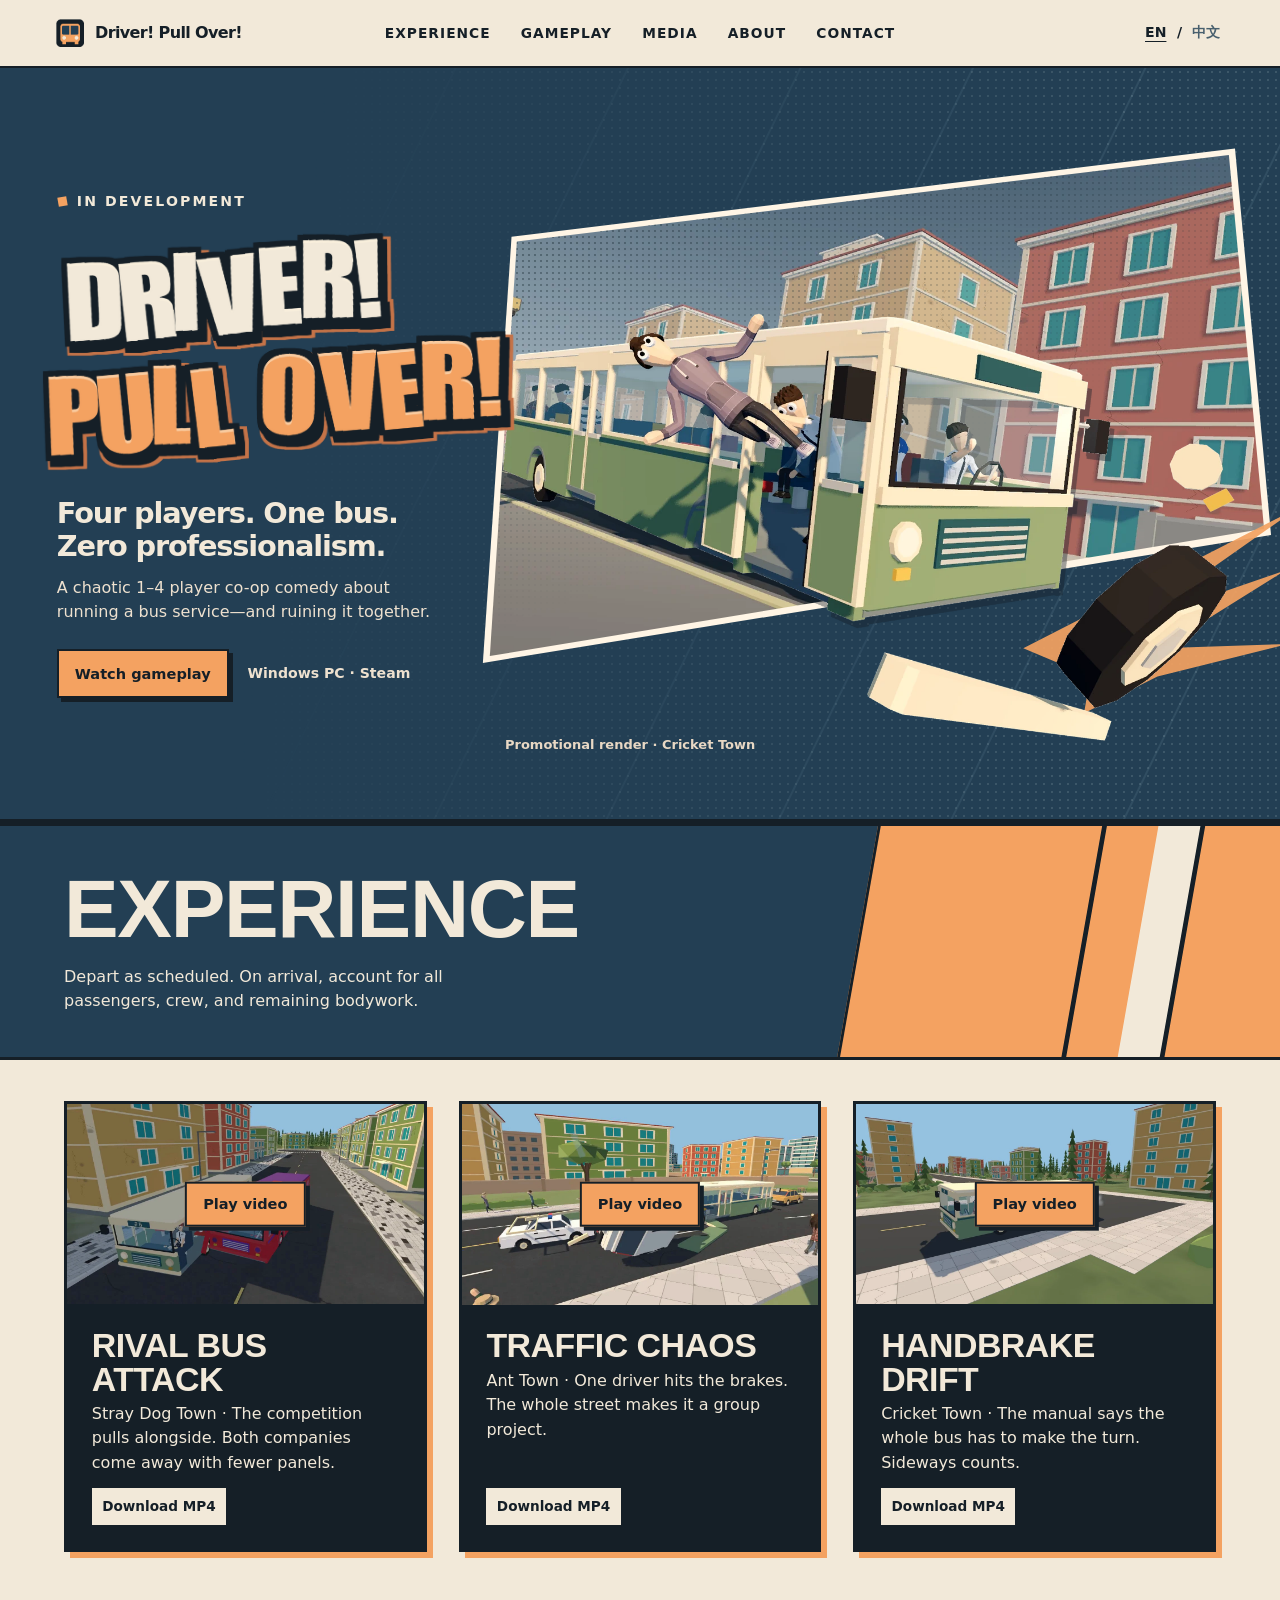
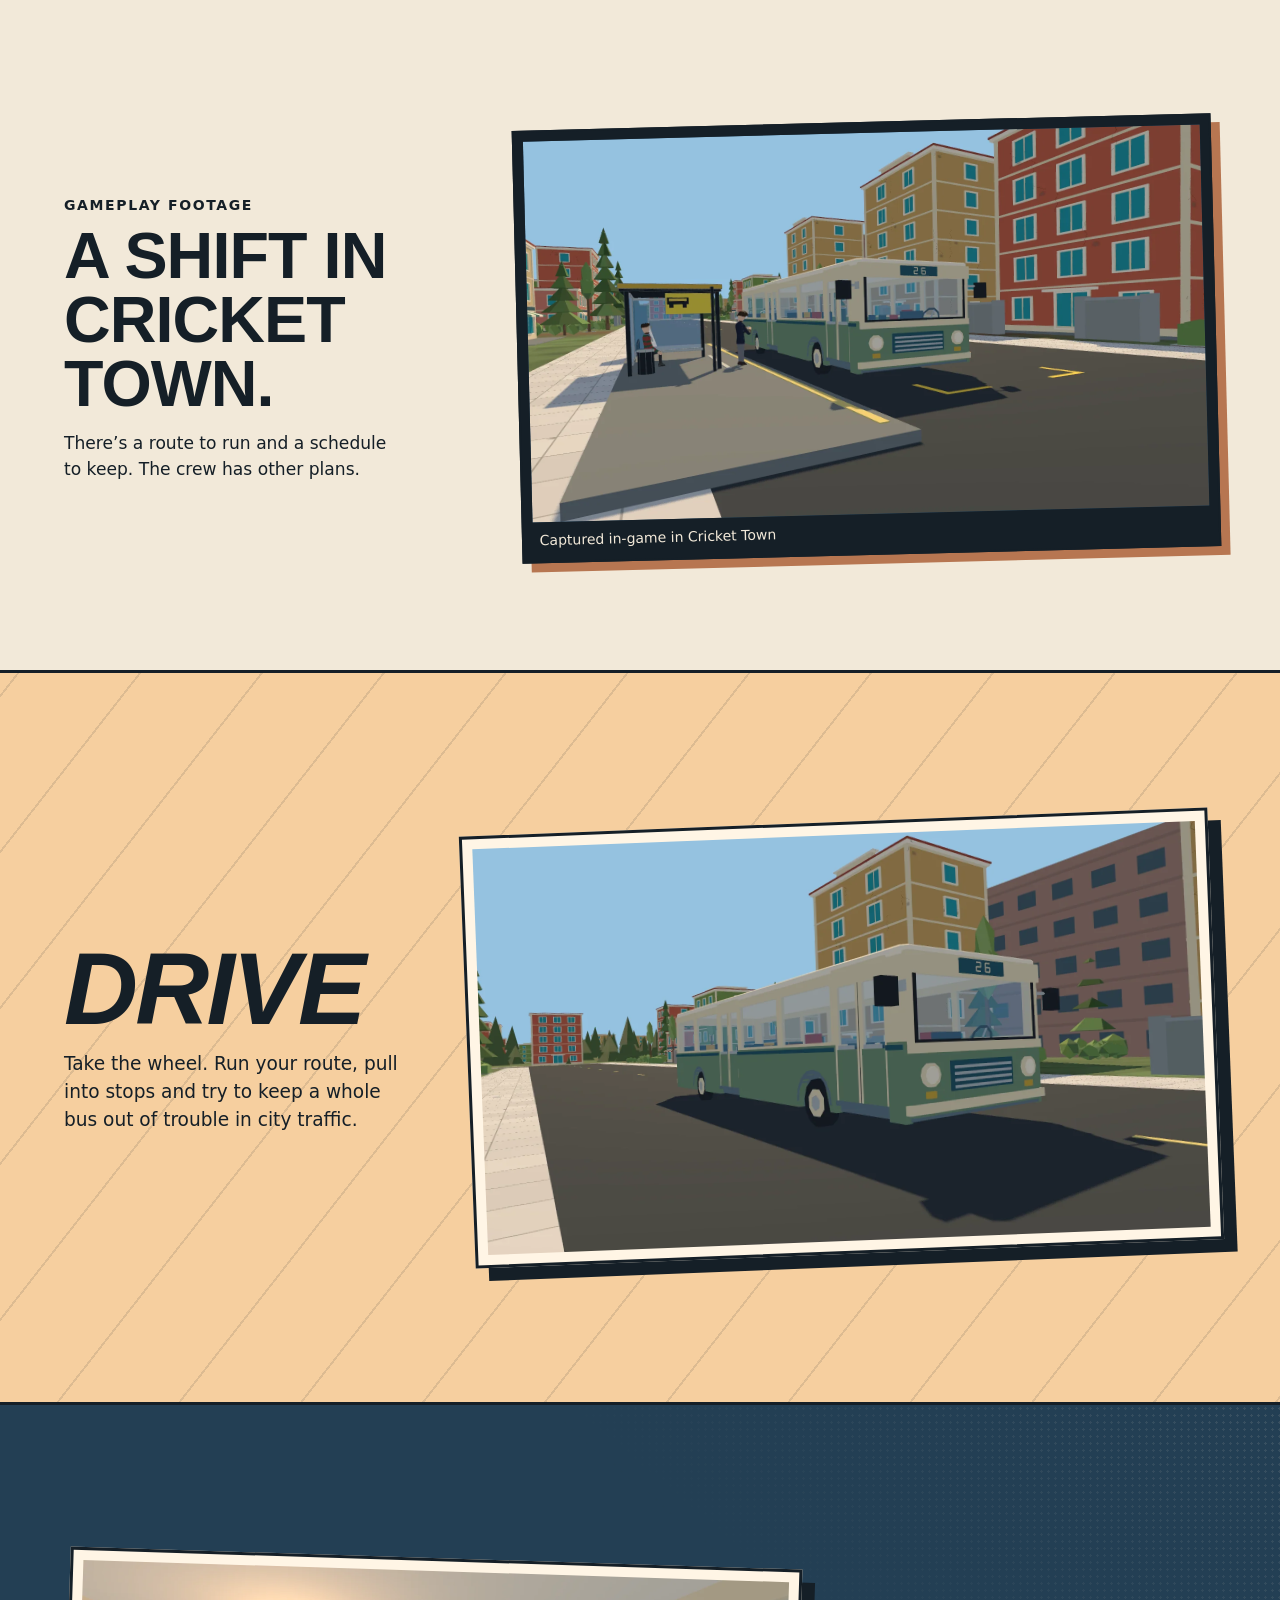
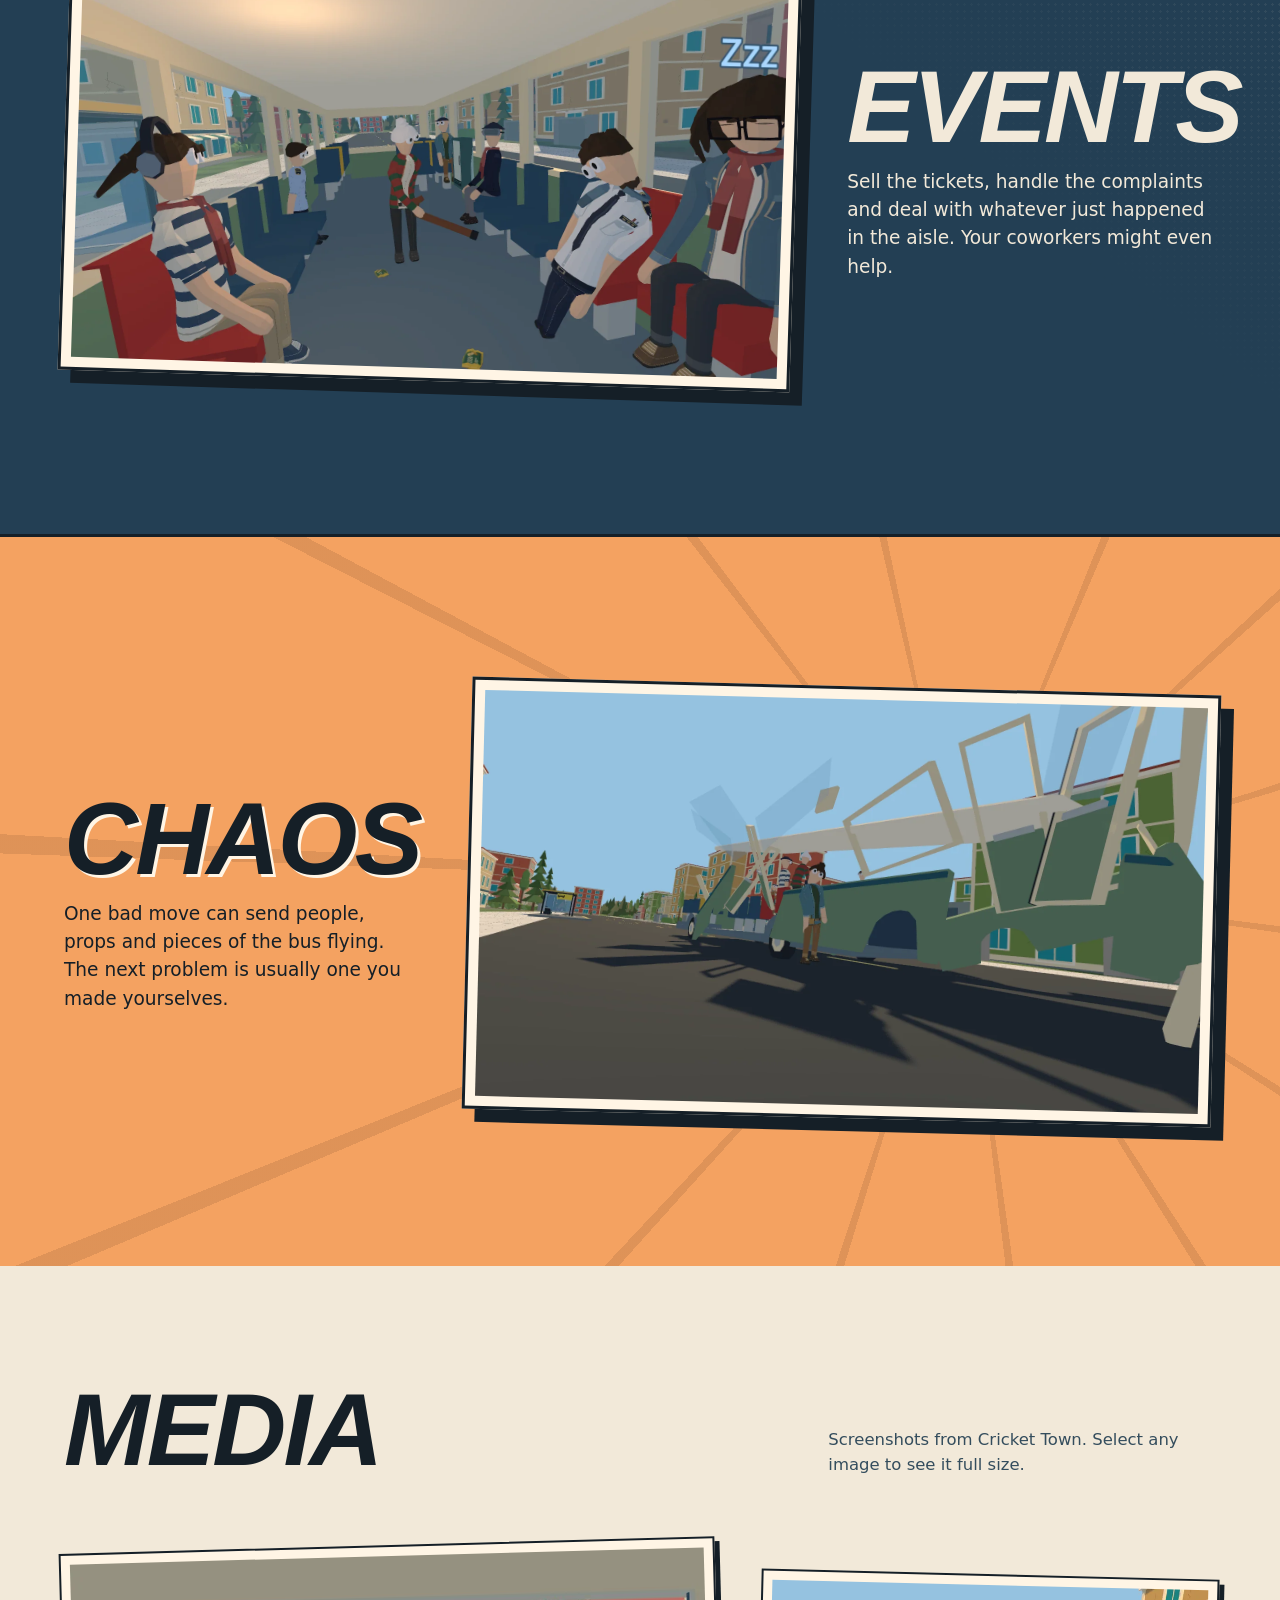
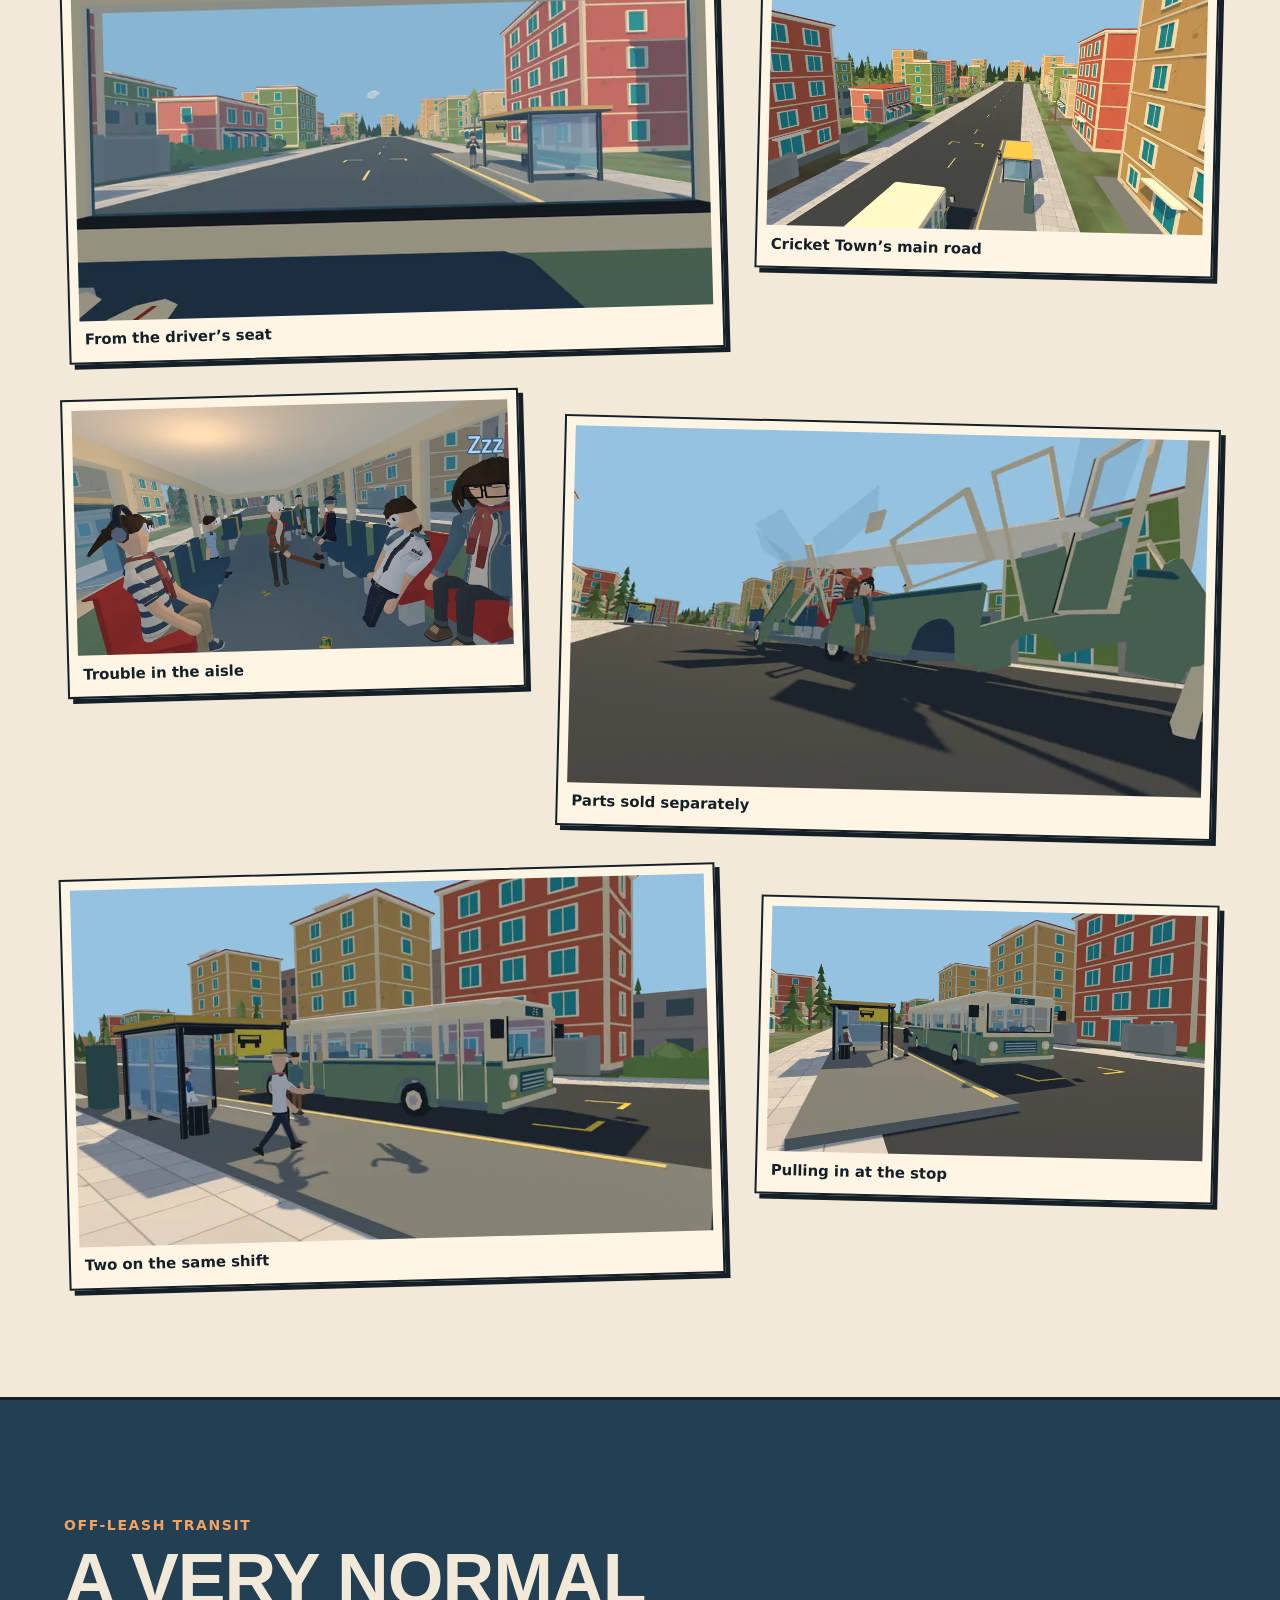
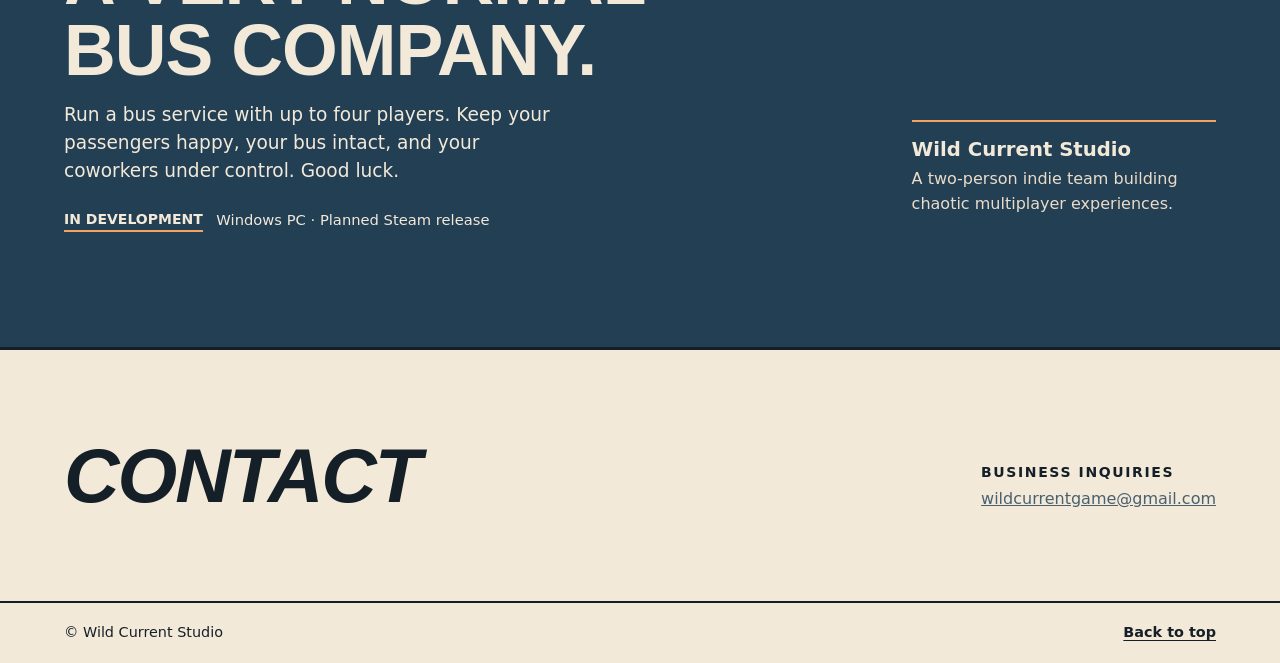
<file: index.html>
<!doctype html>
<html lang="en">
<head>
  <meta charset="utf-8">
  <meta name="viewport" content="width=device-width, initial-scale=1">
  <meta name="description" content="Four players. One bus. Zero professionalism. A chaotic 1–4 player co-op bus comedy from Wild Current Studio.">
  <meta name="theme-color" content="#233F54">
  <title>Driver! Pull Over! — Wild Current Studio</title>
  <link rel="icon" href="./assets/favicon.png" type="image/png">
  <link rel="stylesheet" href="./style.css">
  <script src="./site.js" defer></script>
  <script defer src="https://cloud.umami.is/script.js" data-website-id="82fc38ea-f7a7-45ea-a3b9-4d94c88698ea" data-domains="ennoya1.github.io" data-exclude-search="true" data-exclude-hash="true" data-do-not-track="true"></script>
</head>
<body>
  <a class="skip-link" href="#main" data-t="skip">Skip to content</a>
  <header class="site-header">
    <div class="header-inner">
      <a class="home-link" href="#main">
        <img src="./assets/favicon.png" width="32" height="32" alt="">
        <span data-t="title">Driver! Pull Over!</span>
      </a>
      <nav class="site-nav" id="site-nav" data-label="navigation" aria-label="Main navigation">
        <a href="#experience" data-t="experience">Experience</a>
        <a href="#gameplay" data-t="gameplay">Gameplay</a>
        <a href="#media" data-t="media">Media</a>
        <a href="#about" data-t="about">About</a>
        <a href="#contact" data-t="contact">Contact</a>
      </nav>
      <div class="header-actions">
        <div class="language" role="group" aria-label="Language" data-label="language">
          <button type="button" data-language="en" lang="en" aria-pressed="true">EN</button>
          <span aria-hidden="true">/</span>
          <button type="button" data-language="zh" lang="zh-CN" aria-pressed="false">中文</button>
        </div>
        <button class="menu-toggle" type="button" aria-controls="site-nav" aria-expanded="false" data-label="menu" aria-label="Menu">
          <span></span><span></span><span></span>
        </button>
      </div>
    </div>
  </header>

  <main id="main" tabindex="-1">
    <section class="hero" aria-labelledby="game-title">
      <div class="hero-inner">
        <div class="hero-copy">
          <p class="status"><span data-t="development">In development</span></p>
          <h1 id="game-title">
            <span class="visually-hidden" data-t="title">Driver! Pull Over!</span>
            <img class="wordmark" src="./assets/wordmark-en.webp" width="1035" height="521" alt="" fetchpriority="high">
          </h1>
          <div class="hero-description">
            <p class="tagline" data-t="tagline">Four players. One bus. Zero professionalism.</p>
            <p class="hero-summary" data-t="summary">A chaotic 1–4 player co-op comedy about running a bus service—and ruining it together.</p>
            <div class="hero-actions">
              <a class="button button-orange" href="#experience" data-t="watch">Watch gameplay</a>
              <span class="platform" data-t="platform">Windows PC · Steam</span>
            </div>
          </div>
        </div>

        <figure class="hero-figure">
          <div class="hero-art" aria-hidden="true">
            <div class="comic-back">
              <div class="street-mask"><div class="art-layer art-street"></div></div>
            </div>
            <div class="graphic-burst"></div>
            <div class="art-layer art-bus"></div>
            <div class="art-layer art-debris"></div>
            <div class="hero-compact"></div>
          </div>
          <figcaption data-t="artCredit">Promotional render · Cricket Town</figcaption>
        </figure>
      </div>
    </section>

    <section class="experience" id="experience" aria-labelledby="experience-title">
      <div class="reel-masthead">
        <div class="content-width">
          <h2 id="experience-title" data-t="experience">Experience</h2>
          <p data-t="experienceIntro">Depart as scheduled. On arrival, account for all passengers, crew, and remaining bodywork.</p>
        </div>
      </div>

      <div class="reel-grid content-width">
        <article class="reel-panel reel-lead" id="rival-bus" aria-labelledby="rival-title">
          <figure>
            <div class="reel-player">
              <video controls playsinline preload="none" width="1280" height="720"
                aria-labelledby="rival-title" poster="./assets/rival-bus-poster.webp?v=2" src="./assets/rival-bus.mp4?v=2"></video>
              <button class="button button-orange reel-play" type="button" data-t="playVideo" aria-describedby="rival-title" hidden>Play video</button>
            </div>
            <figcaption>
              <div>
                <h3 id="rival-title" data-t="rivalVideo">Rival Bus Attack</h3>
                <p data-t="rivalVideoText">Stray Dog Town · The competition pulls alongside. Both companies come away with fewer panels.</p>
              </div>
              <a class="reel-download" href="./assets/rival-bus.mp4?v=2" download data-t="downloadVideo" aria-describedby="rival-title">Download MP4</a>
            </figcaption>
          </figure>
        </article>
        <article class="reel-panel" id="traffic" aria-labelledby="traffic-title">
          <figure>
            <div class="reel-player">
              <video controls playsinline preload="none" width="1280" height="720"
                aria-labelledby="traffic-title" poster="./assets/traffic-chaos-poster.webp?v=2" src="./assets/traffic-chaos.mp4?v=2"></video>
              <button class="button button-orange reel-play" type="button" data-t="playVideo" aria-describedby="traffic-title" hidden>Play video</button>
            </div>
            <figcaption>
              <div>
                <h3 id="traffic-title" data-t="trafficVideo">Traffic Chaos</h3>
                <p data-t="trafficVideoText">Ant Town · One driver hits the brakes. The whole street makes it a group project.</p>
              </div>
              <a class="reel-download" href="./assets/traffic-chaos.mp4?v=2" download data-t="downloadVideo" aria-describedby="traffic-title">Download MP4</a>
            </figcaption>
          </figure>
        </article>
        <article class="reel-panel" id="bus-drift" aria-labelledby="drift-title">
          <figure>
            <div class="reel-player">
              <video controls playsinline preload="none" width="1280" height="720"
                aria-labelledby="drift-title" poster="./assets/bus-drift-poster.webp" src="./assets/bus-drift.mp4"></video>
              <button class="button button-orange reel-play" type="button" data-t="playVideo" aria-describedby="drift-title" hidden>Play video</button>
            </div>
            <figcaption>
              <div>
                <h3 id="drift-title" data-t="driftVideo">Handbrake Drift</h3>
                <p data-t="driftVideoText">Cricket Town · The manual says the whole bus has to make the turn. Sideways counts.</p>
              </div>
              <a class="reel-download" href="./assets/bus-drift.mp4" download data-t="downloadVideo" aria-describedby="drift-title">Download MP4</a>
            </figcaption>
          </figure>
        </article>
      </div>
    </section>

    <section class="gameplay" id="gameplay" aria-labelledby="footage-title">
      <div class="spotlight content-width">
        <div class="spotlight-heading reveal">
          <p class="context-label" data-t="gameplayClip">Gameplay footage</p>
          <h2 id="footage-title" data-t="footageTitle">A shift in<br>Cricket Town.</h2>
          <p data-t="footageText">There’s a route to run and a schedule to keep. The crew has other plans.</p>
        </div>
        <figure class="spotlight-frame reveal">
          <div class="footage" data-clip="./assets/cricket-preview.mp4">
            <img src="./assets/stop.webp" width="1600" height="900" loading="lazy" decoding="async"
              alt="A green and cream bus pulled up at a stop on Cricket Town’s main road." data-alt="stopAlt">
            <video muted playsinline loop preload="none" aria-label="A short in-game clip from Cricket Town" data-label="clipLabel"></video>
            <button class="clip-toggle" type="button" data-t="playClip" hidden>Play clip</button>
          </div>
          <figcaption data-t="footageCaption">Captured in-game in Cricket Town</figcaption>
        </figure>
      </div>

      <article class="feature feature-drive" aria-labelledby="drive-title">
        <div class="feature-inner content-width">
          <div class="feature-copy reveal">
            <h2 id="drive-title" data-t="drive">Drive</h2>
            <p data-t="driveText">Take the wheel. Run your route, pull into stops and try to keep a whole bus out of trouble in city traffic.</p>
          </div>
          <figure class="feature-image reveal">
            <img src="./assets/drive.webp" width="1600" height="900" loading="lazy" decoding="async"
              data-alt="driveAlt" alt="The old city bus drives down a street past the buildings in Cricket Town.">
          </figure>
        </div>
      </article>

      <article class="feature feature-survive" aria-labelledby="survive-title">
        <div class="feature-inner content-width">
          <div class="feature-copy reveal">
            <h2 id="survive-title" data-t="survive">Events</h2>
            <p data-t="surviveText">Sell the tickets, handle the complaints and deal with whatever just happened in the aisle. Your coworkers might even help.</p>
          </div>
          <figure class="feature-image reveal">
            <img src="./assets/survive.webp" width="1600" height="900" loading="lazy" decoding="async"
              data-alt="surviveAlt" alt="Grandma swings her cane in the aisle as two crew members reel.">
          </figure>
        </div>
      </article>

      <article class="feature feature-chaos" aria-labelledby="chaos-title">
        <div class="feature-inner content-width">
          <div class="feature-copy reveal">
            <h2 id="chaos-title" data-t="chaos">Chaos</h2>
            <p data-t="chaosText">One bad move can send people, props and pieces of the bus flying. The next problem is usually one you made yourselves.</p>
          </div>
          <figure class="feature-image reveal">
            <img src="./assets/chaos.webp" width="1600" height="900" loading="lazy" decoding="async"
              data-alt="chaosAlt" alt="Window frames and body panels fly across Cricket Town’s main road as the bus breaks apart.">
          </figure>
        </div>
      </article>
    </section>

    <section class="media content-width" id="media" aria-labelledby="media-title">
      <div class="section-heading reveal">
        <h2 id="media-title" data-t="media">Media</h2>
        <p data-t="galleryIntro">Screenshots from Cricket Town. Select any image to see it full size.</p>
      </div>
      <div class="gallery">
        <a class="gallery-photo reveal" href="./assets/dashboard.webp" data-gallery="photoDashboard">
          <img src="./assets/dashboard-small.webp" width="800" height="450" loading="lazy" decoding="async" alt="">
          <span data-t="photoDashboard">From the driver’s seat</span>
        </a>
        <a class="gallery-photo reveal" href="./assets/cricket-town.webp" data-gallery="photoTown">
          <img src="./assets/cricket-town-small.webp" width="800" height="450" loading="lazy" decoding="async" alt="">
          <span data-t="photoTown">Cricket Town’s main road</span>
        </a>
        <a class="gallery-photo reveal" href="./assets/survive.webp" data-gallery="photoSurvive">
          <img src="./assets/survive-small.webp" width="800" height="450" loading="lazy" decoding="async" alt="">
          <span data-t="photoSurvive">Trouble in the aisle</span>
        </a>
        <a class="gallery-photo reveal" href="./assets/chaos.webp" data-gallery="photoChaos">
          <img src="./assets/chaos-small.webp" width="800" height="450" loading="lazy" decoding="async" alt="">
          <span data-t="photoChaos">Parts sold separately</span>
        </a>
        <a class="gallery-photo reveal" href="./assets/coop.webp" data-gallery="photoCoop">
          <img src="./assets/coop-small.webp" width="800" height="450" loading="lazy" decoding="async" alt="">
          <span data-t="photoCoop">Two on the same shift</span>
        </a>
        <a class="gallery-photo reveal" href="./assets/stop.webp" data-gallery="photoStop">
          <img src="./assets/stop-small.webp" width="800" height="450" loading="lazy" decoding="async" alt="">
          <span data-t="photoStop">Pulling in at the stop</span>
        </a>
      </div>
    </section>

    <section class="about" id="about" aria-labelledby="about-title">
      <div class="about-inner content-width">
        <div class="about-game reveal">
          <p class="context-label">Off-Leash Transit</p>
          <h2 id="about-title" data-t="aboutTitle">A very normal<br>bus company.</h2>
          <p data-t="aboutGame">Run a bus service with up to four players. Keep your passengers happy, your bus intact, and your coworkers under control. Good luck.</p>
          <p class="release-note"><strong data-t="development">In development</strong><span data-t="planned">Windows PC · Planned Steam release</span></p>
        </div>
        <div class="about-studio reveal">
          <h3>Wild Current Studio</h3>
          <p data-t="studio">A two-person indie team building chaotic multiplayer experiences.</p>
        </div>
      </div>
    </section>

    <section class="contact content-width" id="contact" aria-labelledby="contact-title">
      <h2 id="contact-title" data-t="contact">Contact</h2>
      <div>
        <p class="context-label" data-t="business">Business inquiries</p>
        <a class="contact-placeholder" href="mailto:wildcurrentgame@gmail.com">wildcurrentgame@gmail.com</a>
      </div>
    </section>
  </main>

  <footer class="site-footer">
    <div class="content-width">
      <span>© Wild Current Studio</span>
      <a href="#main" data-t="backTop">Back to top</a>
    </div>
  </footer>

  <dialog class="lightbox" aria-labelledby="lightbox-caption">
    <button class="lightbox-close" type="button" data-label="closeImage" aria-label="Close image"><span aria-hidden="true">×</span></button>
    <figure>
      <img alt="">
      <figcaption id="lightbox-caption"></figcaption>
    </figure>
  </dialog>
</body>
</html>
</file>
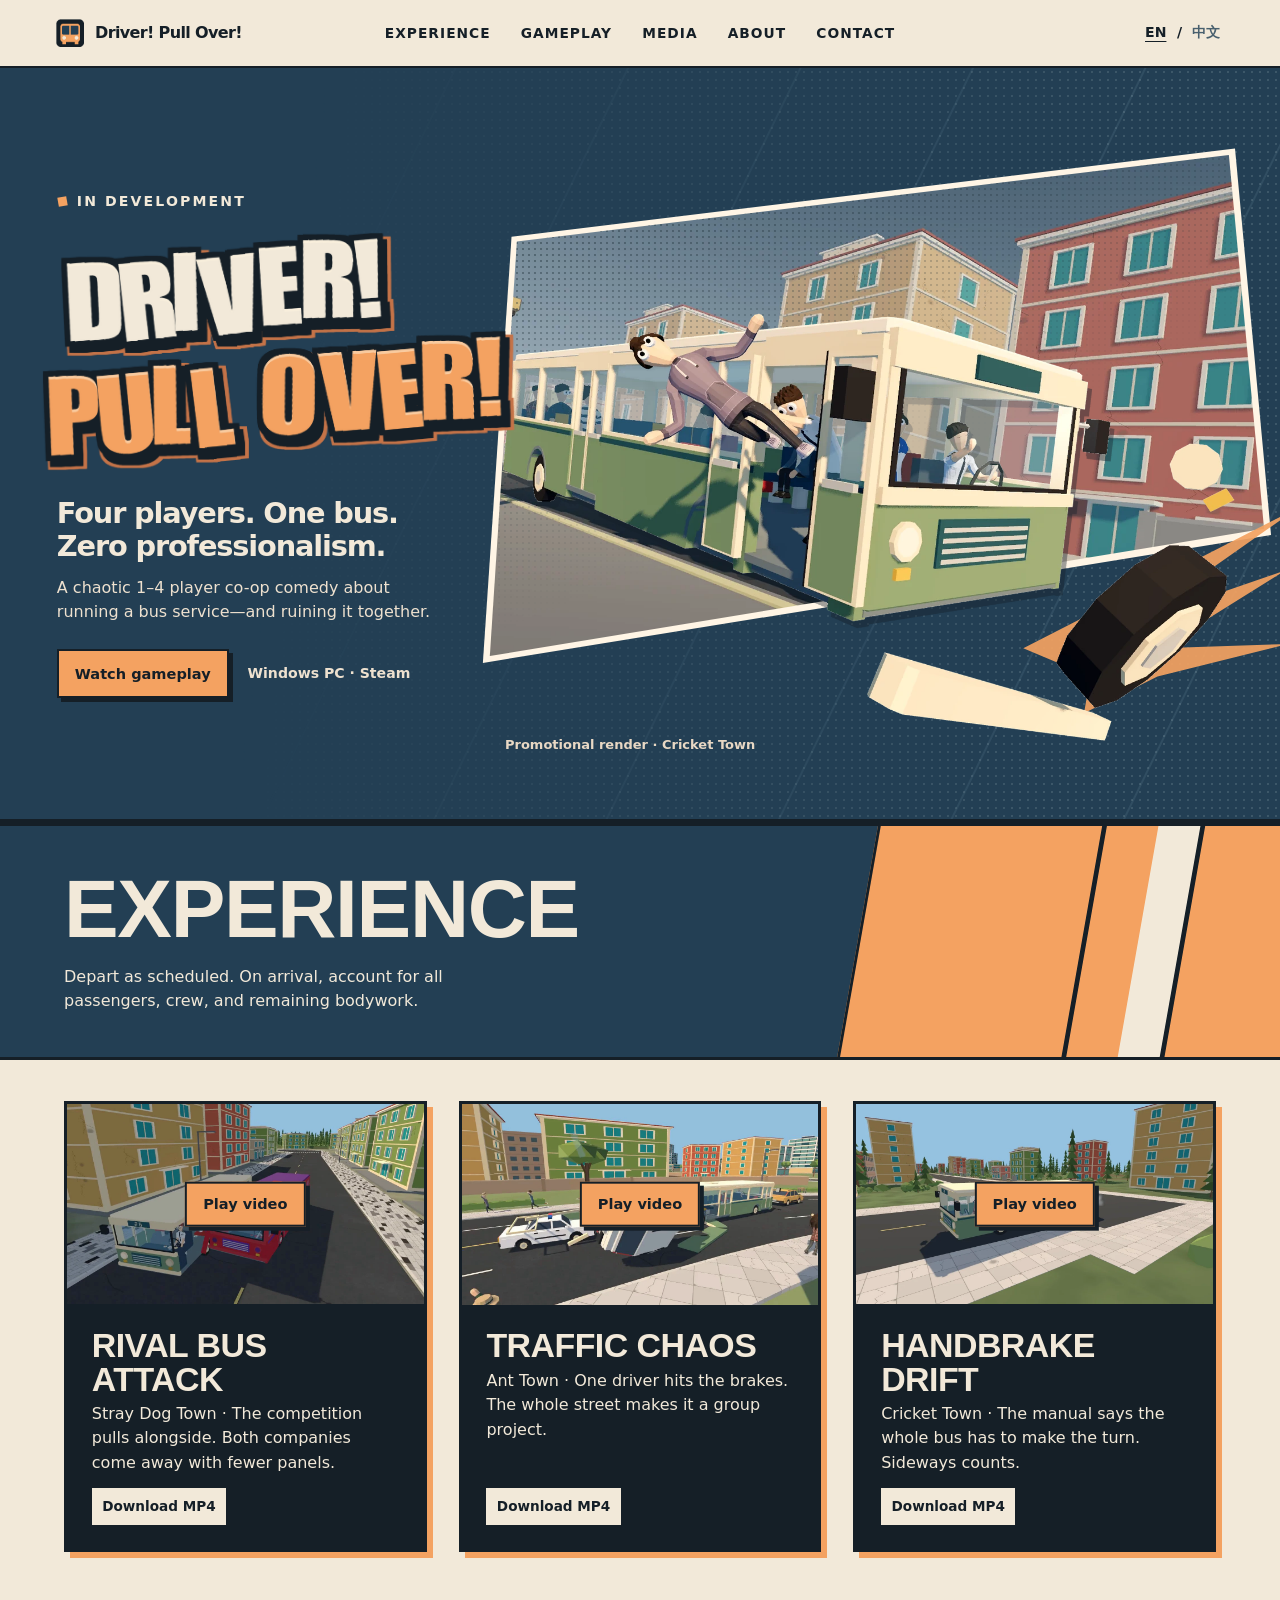
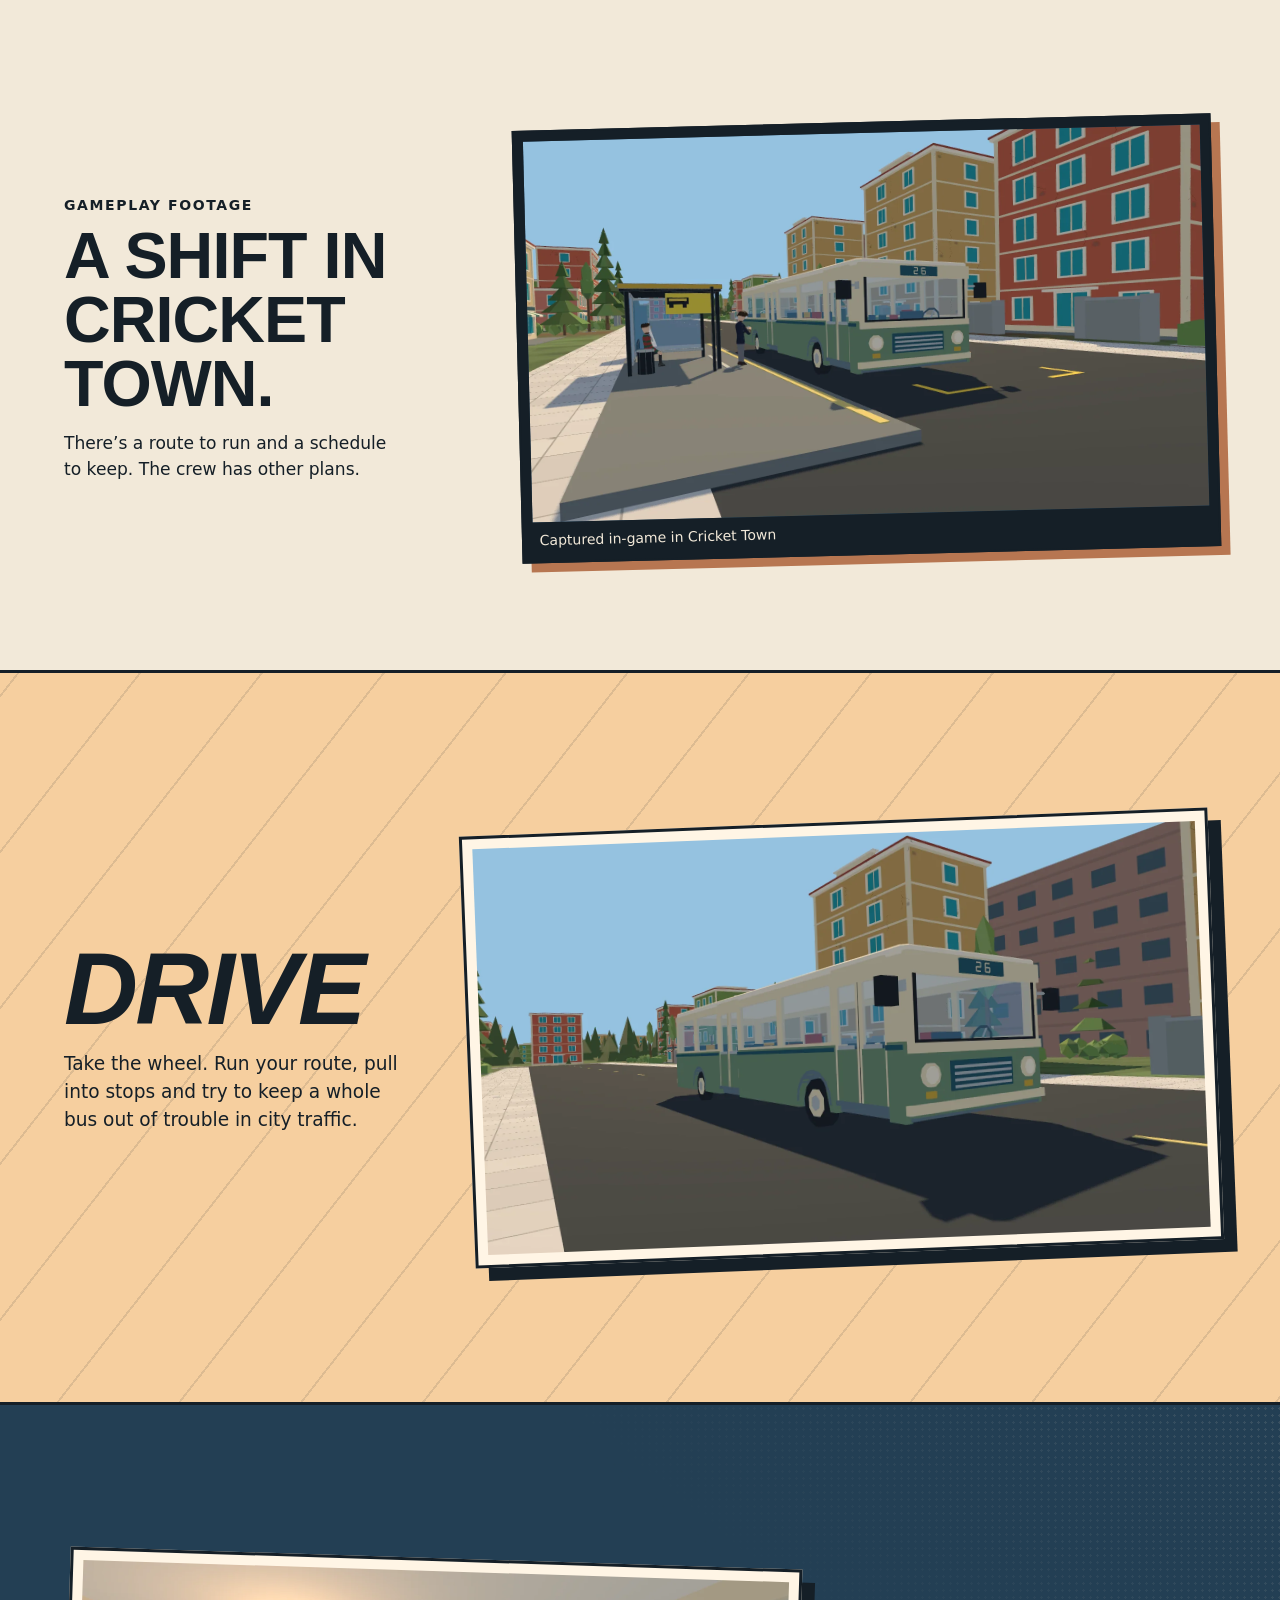
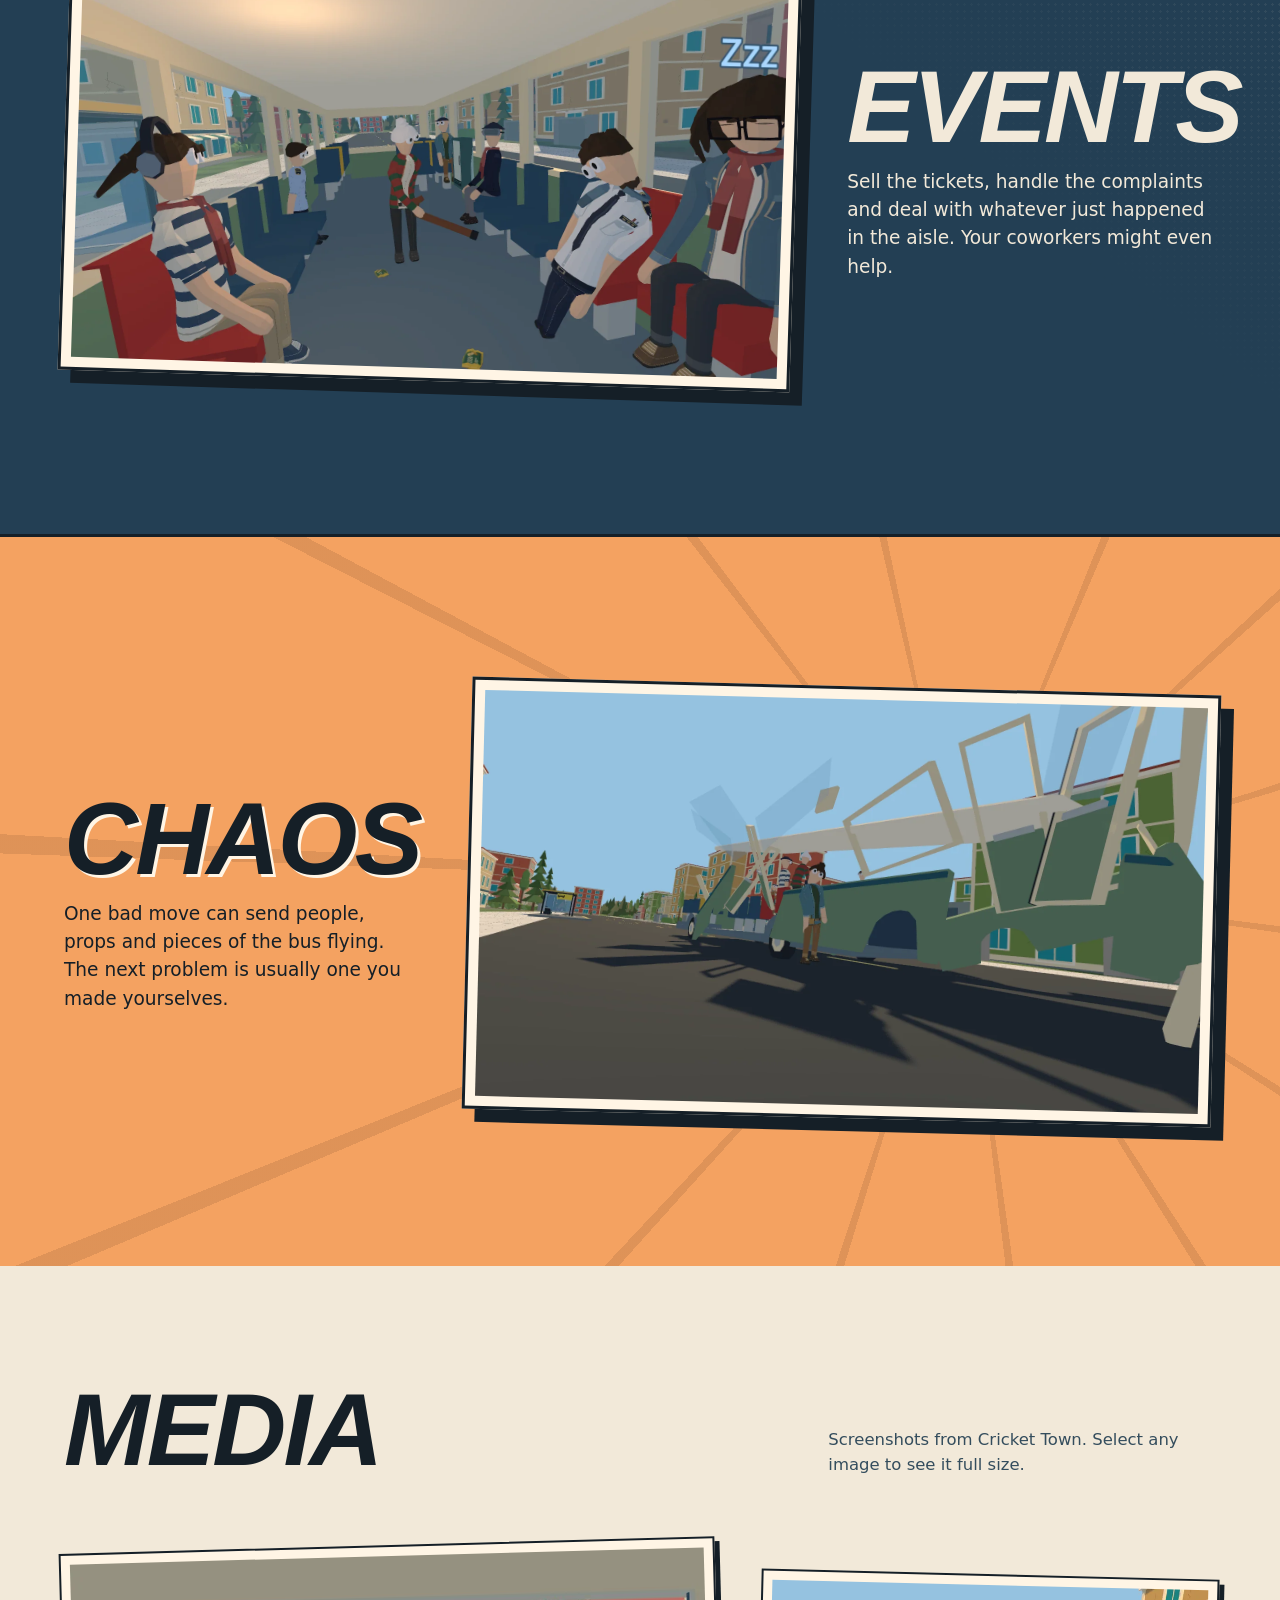
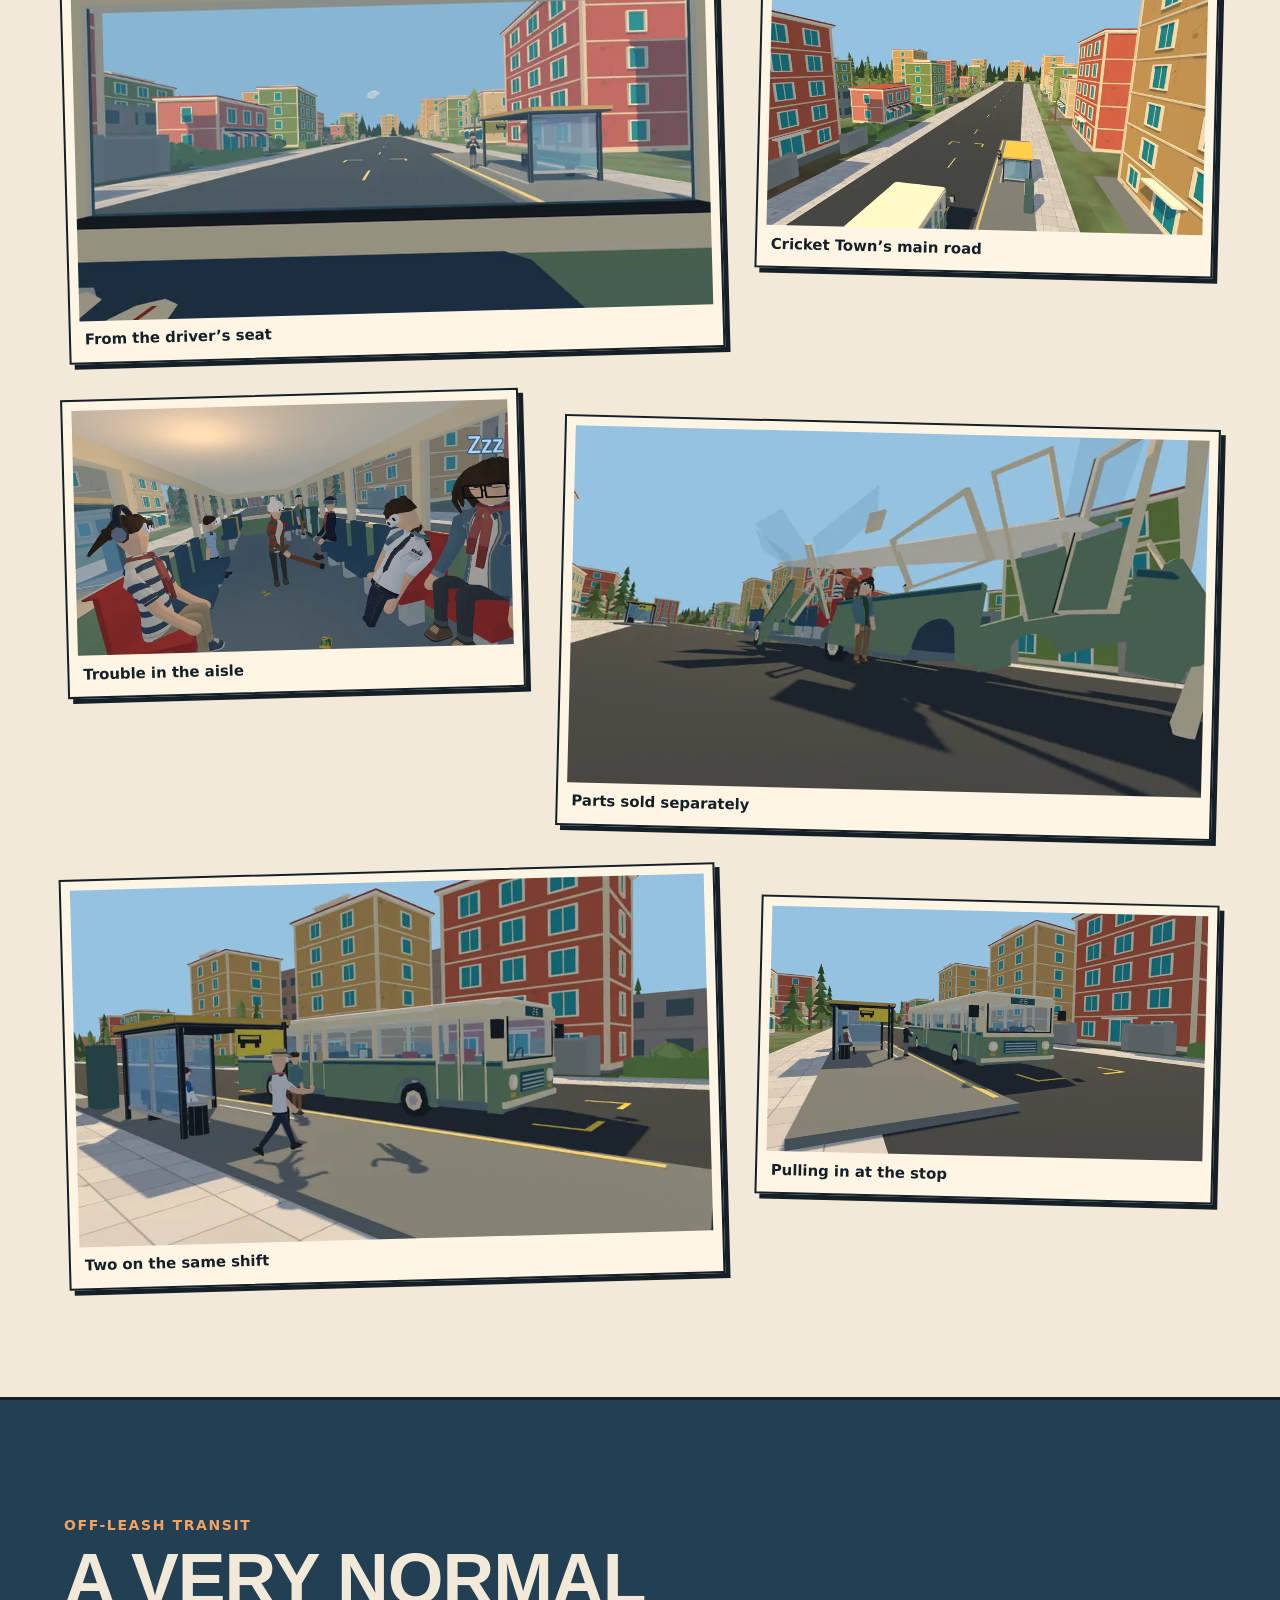
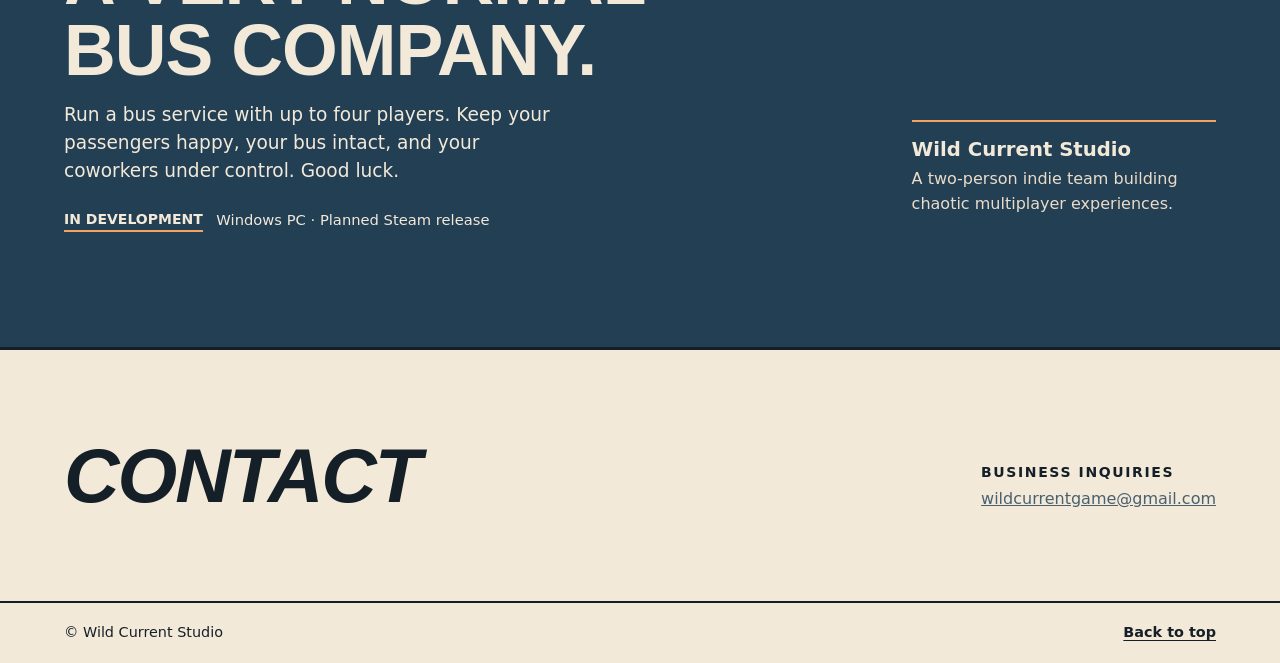
<file: videos.html>
<!doctype html>
<html lang="en">
<head>
  <meta charset="utf-8">
  <meta name="viewport" content="width=device-width, initial-scale=1">
  <title>Experience · Driver! Pull Over!</title>
  <link rel="stylesheet" href="./style.css">
  <script>
    const clipLinks = ["#rival-bus", "#traffic", "#bus-drift"];
    location.replace("./index.html" + (clipLinks.includes(location.hash) ? location.hash : "#experience"));
  </script>
</head>
<body>
  <main class="content-width">
    <a class="button button-orange" href="./index.html#experience"><span lang="zh-CN">体验</span> / Experience</a>
  </main>
</body>
</html>
</file>
<file: style.css>
:root {
  color-scheme: light;
  --navy: #233f54;
  --orange: #f4a261;
  --paper: #f2e9d9;
  --ink: #151f27;
  --paper-lite: #fff5e5;
  --muted: #49606e;
  --head: 4.25rem;
  --copy: ui-sans-serif, system-ui, "Segoe UI", "Microsoft YaHei UI", sans-serif;
  --display: Impact, "Arial Narrow", "Arial Black", "Microsoft YaHei UI", sans-serif;
}

*, *::before, *::after { box-sizing: border-box; }
html { scroll-behavior: smooth; scroll-padding-top: calc(var(--head) + 1rem); }
body {
  margin: 0;
  padding-top: var(--head);
  color: var(--ink);
  background: var(--paper);
  font: 1rem/1.52 var(--copy);
}
body:has(.lightbox[open]) { overflow: hidden; }
img, video { display: block; max-width: 100%; }
figure, h1, h2, h3, p { margin: 0; }
a { color: inherit; }
button { font: inherit; cursor: pointer; }
[hidden] { display: none !important; }
:focus-visible { outline: 3px solid currentColor; outline-offset: 5px; }
#main:focus { outline: none; }

.visually-hidden, .skip-link:not(:focus) {
  position: absolute;
  width: 1px;
  height: 1px;
  overflow: hidden;
  clip-path: inset(50%);
  white-space: nowrap;
}
.skip-link:focus {
  position: fixed;
  inset: .5rem auto auto .5rem;
  z-index: 30;
  padding: .65rem 1rem;
  background: var(--paper-lite);
}
.content-width { width: min(86rem, calc(100% - 2 * clamp(1.25rem, 5vw, 5rem))); margin-inline: auto; }

.site-header {
  position: fixed;
  z-index: 9;
  inset: 0 0 auto;
  height: var(--head);
  background: var(--paper);
  border-bottom: 2px solid var(--ink);
  transition: transform .23s ease;
}
.site-header.is-away:not(:focus-within) { transform: translateY(-110%); }
.header-inner {
  display: grid;
  grid-template-columns: minmax(12rem, 1fr) auto minmax(8rem, 1fr);
  align-items: center;
  gap: clamp(.9rem, 2vw, 2rem);
  width: min(91rem, calc(100% - 2 * clamp(1.15rem, 4.2vw, 4rem)));
  height: 100%;
  margin-inline: auto;
}
.home-link {
  display: inline-flex;
  align-items: center;
  gap: .58rem;
  justify-self: start;
  font-weight: 900;
  letter-spacing: -.04em;
  text-decoration: none;
  white-space: nowrap;
}
.home-link img { flex: none; }
.site-nav, .header-actions, .language { display: flex; align-items: center; }
.site-nav { gap: clamp(1rem, 2.35vw, 2.8rem); }
.site-nav a {
  padding-block: .7rem;
  font-size: .86rem;
  font-weight: 850;
  letter-spacing: .075em;
  text-decoration: none;
  text-transform: uppercase;
}
.site-nav a:hover, .site-nav a[aria-current], .site-footer a:hover { text-decoration: underline; text-underline-offset: .3em; }
.header-actions { justify-content: end; gap: .52rem; }
.language { gap: .25rem; font-size: .88rem; font-weight: 750; }
.language button {
  min-height: 2.4rem;
  min-width: 2.15rem;
  padding: .2rem .38rem;
  border: 0;
  border-radius: 0;
  color: var(--muted);
  background: transparent;
}
.language button[aria-pressed="true"] { color: var(--ink); text-decoration: underline; text-underline-offset: .25em; }
.menu-toggle { display: none; }

.hero {
  position: relative;
  isolation: isolate;
  overflow: clip;
  border-bottom: 4px solid var(--ink);
  color: var(--paper);
  background: var(--navy);
}
.hero::before {
  position: absolute;
  z-index: -1;
  inset: 0;
  pointer-events: none;
  background:
    repeating-linear-gradient(116deg, transparent 0 98px, #9fc4d51c 99px 100px, transparent 101px 155px),
    radial-gradient(circle at center, #cce0dd27 .8px, transparent 1.35px) 0 0 / 8px 8px;
  mask-image: linear-gradient(97deg, transparent 23%, #000 83%);
  content: "";
}
.hero-inner {
  position: relative;
  display: grid;
  grid-template-columns: .79fr 1.21fr;
  align-items: center;
  width: min(92rem, calc(100% - 2 * clamp(1.25rem, 4vw, 4.3rem)));
  min-height: clamp(39rem, 81svh, 57rem);
  margin-inline: auto;
  padding-block: clamp(2.3rem, 5vw, 4.7rem);
}
.hero-copy { z-index: 2; min-width: 0; }
.status {
  display: inline-flex;
  align-items: center;
  gap: .65rem;
  margin: 0 0 1.25rem .4rem;
  color: var(--paper);
  font-size: .88rem;
  font-weight: 800;
  letter-spacing: .15em;
  text-transform: uppercase;
}
.status::before { width: .55rem; aspect-ratio: 1; background: var(--orange); content: ""; rotate: -10deg; }
.hero h1 { margin: 0 0 1.65rem -.55rem; }
.wordmark { width: 100%; height: auto; }
html[lang="zh-CN"] .wordmark { width: min(91%, 32rem); }
.hero-description { position: relative; margin-left: .35rem; }
.tagline {
  max-width: 27ch;
  font-size: clamp(1.43rem, 2.25vw, 2.1rem);
  font-weight: 900;
  line-height: 1.14;
  letter-spacing: -.04em;
  text-wrap: balance;
}
.hero-summary { max-width: 39ch; margin-top: .82rem; color: #eee1cf; font-size: clamp(1rem, 1.2vw, 1.15rem); }
.hero-actions { display: flex; align-items: center; flex-wrap: wrap; gap: .95rem 1.18rem; margin-top: 1.55rem; }
.button {
  display: inline-flex;
  align-items: center;
  justify-content: center;
  min-height: 3.05rem;
  padding: .58rem 1rem;
  border: 2px solid var(--ink);
  background: var(--paper);
  color: var(--ink);
  box-shadow: 4px 4px var(--ink);
  font-size: .91rem;
  font-weight: 850;
  text-decoration: none;
}
.button:hover { translate: -1px -1px; box-shadow: 5px 5px var(--ink); }
.button-orange { background: var(--orange); }
.button-orange:focus-visible { outline-color: var(--paper); }
.platform { font-weight: 700; font-size: .88rem; color: #eee1cf; }

.hero-figure { min-width: 0; width: 115%; margin-left: -7%; }
.hero-art { position: relative; aspect-ratio: 1.25; isolation: isolate; --mx: 0px; --my: 0px; }
.comic-back, .art-layer, .hero-compact, .street-mask { position: absolute; inset: 0; }
.art-layer { background-repeat: no-repeat; background-size: 100% 100%; }
.comic-back {
  background: var(--paper-lite);
  clip-path: polygon(5.5% 16%, 93.8% 2.5%, 98.2% 61.5%, 2% 81%);
}
.street-mask { clip-path: polygon(6.15% 16.7%, 93.05% 3.5%, 97.35% 60.55%, 2.85% 79.95%); }
.street-mask::after {
  position: absolute;
  inset: 0;
  background: radial-gradient(circle, #17283084 .75px, transparent 1.3px) 0 0 / 6px 6px;
  mask-image: linear-gradient(158deg, #000, #0000 52%, #0000 80%, #000);
  pointer-events: none;
  content: "";
}
.art-street { transform: translate(calc(var(--mx) * .21), calc(var(--my) * .21)) scale(1.02); }
.art-bus {
  transform: translate(calc(var(--mx) * .53), calc(var(--my) * .53));
  filter: drop-shadow(4px 7px 0 #151f2766);
}
.art-debris { transform: translate(var(--mx), var(--my)); }
.graphic-burst {
  position: absolute;
  z-index: 0;
  right: -1.5%;
  top: 56%;
  width: 39%;
  height: 33%;
  background: var(--orange);
  opacity: .92;
  clip-path: polygon(14% 69%, 100% 4%, 49% 57%, 96% 33%, 57% 69%, 97% 67%, 56% 82%, 33% 99%, 35% 82%);
  transform: translate(calc(var(--mx) * .4), calc(var(--my) * .4));
}
.hero-compact { display: none; }
.hero-figure figcaption {
  position: relative;
  width: fit-content;
  margin: -6.4% 0 0 4.7%;
  color: #e8d8c4;
  font-size: .813rem;
  font-weight: 650;
}
@media (min-width: 761px) {
  .art-street { background-image: url("./assets/hero-street.webp"); }
  .art-bus { background-image: url("./assets/hero-bus.webp"); }
  .art-debris { background-image: url("./assets/hero-debris.webp"); }
}

.spotlight {
  display: grid;
  grid-template-columns: minmax(14rem, .7fr) minmax(0, 1.3fr);
  gap: clamp(2.25rem, 6vw, 6rem);
  align-items: center;
  padding-block: clamp(4.3rem, 9vw, 8.6rem);
}
.context-label {
  font-size: .875rem;
  font-weight: 850;
  letter-spacing: .115em;
  text-transform: uppercase;
}
.spotlight h2, .about h2 {
  margin-block: .5rem .9rem;
  font-family: var(--display);
  font-size: clamp(3.05rem, 5.05vw, 5.35rem);
  line-height: .99;
  letter-spacing: -.014em;
  text-transform: uppercase;
  white-space: pre-line;
}
.spotlight-heading > p:not(.context-label) { max-width: 31ch; font-size: 1.07rem; }
.spotlight-frame {
  min-width: 0;
  padding: 9px 9px 0;
  background: var(--ink);
  border: 2px solid var(--ink);
  box-shadow: 9px 9px #b77651;
  rotate: -1.45deg;
}
.footage { position: relative; aspect-ratio: 16 / 9; overflow: hidden; background: var(--navy); }
.footage img, .footage video { width: 100%; height: 100%; object-fit: contain; }
.footage video { position: absolute; inset: 0; opacity: 0; pointer-events: none; transition: opacity .2s linear; }
.footage.has-video video { opacity: 1; }
.clip-toggle {
  position: absolute;
  inset: auto .7rem .7rem auto;
  min-height: 2.65rem;
  padding: .28rem .75rem;
  border: 2px solid var(--ink);
  background: var(--paper);
  color: var(--ink);
  font-size: .875rem;
  font-weight: 800;
  box-shadow: 3px 3px var(--ink);
}
.clip-toggle:focus-visible { outline-color: var(--paper); }
.spotlight-frame figcaption { padding: .52rem .42rem .62rem; color: var(--paper); font-size: .875rem; }

.feature { position: relative; overflow: clip; isolation: isolate; border-block-start: 3px solid var(--ink); }
.feature-inner {
  position: relative;
  display: grid;
  grid-template-columns: .64fr 1.36fr;
  align-items: center;
  gap: clamp(2rem, 4vw, 4.8rem);
  min-height: min(81svh, 51rem);
  padding-block: clamp(4.4rem, 9vw, 8.5rem);
}
.feature::before {
  position: absolute;
  inset: -25%;
  z-index: -1;
  background: repeating-linear-gradient(128deg, transparent 0 5.6rem, #151f271d 5.6rem 5.72rem, transparent 5.72rem 6rem);
  content: "";
}
.feature-drive { background: #f6cf9f; }
.feature-survive { color: var(--paper); background: var(--navy); }
.feature-survive::before { background: radial-gradient(circle, #eee1cf32 1px, transparent 1.3px) 0 0 / 7px 7px; mask-image: linear-gradient(40deg, transparent 60%, black); }
.feature-chaos { background: var(--orange); }
.feature-chaos::before { inset: 0; background: repeating-conic-gradient(from 9deg at 75% 48%, transparent 0 13deg, #51301c22 13deg 14.15deg, transparent 14.15deg 25deg); }
.feature-copy { z-index: 1; min-width: 0; }
.feature h2, .section-heading h2, .contact h2 {
  width: fit-content;
  margin-bottom: .84rem;
  font-family: var(--display);
  font-size: clamp(4.1rem, 8vw, 8.5rem);
  line-height: .93;
  font-style: italic;
  font-weight: 850;
  letter-spacing: -.026em;
  text-transform: uppercase;
}
.feature p { max-width: 31ch; font-size: clamp(1.02rem, 1.45vw, 1.25rem); }
.feature-image {
  min-width: 0;
  padding: clamp(5px, 1vw, 10px);
  border: 3px solid var(--ink);
  background: var(--paper-lite);
  box-shadow: clamp(5px, 1.2vw, 13px) clamp(5px, 1.2vw, 13px) var(--ink);
  rotate: -2.25deg;
}
.feature-image img, .gallery-photo img { width: 100%; height: auto; background: var(--navy); }
.feature-survive .feature-inner { grid-template-columns: 1.33fr .67fr; }
.feature-survive .feature-copy { grid-column: 2; grid-row: 1; }
.feature-survive .feature-image { grid-column: 1; grid-row: 1; rotate: 1.8deg; }
.feature-chaos .feature-image { rotate: 1.45deg; }
.feature-chaos h2 { color: var(--ink); text-shadow: 3px 3px var(--paper-lite); }
html[lang="zh-CN"] .feature h2 { font-size: clamp(3.85rem, 7.3vw, 7.65rem); letter-spacing: -.08em; }

.media { padding-block: clamp(4.7rem, 9vw, 9rem); }
.section-heading {
  display: flex;
  align-items: end;
  justify-content: space-between;
  gap: 1rem 2rem;
  margin-bottom: clamp(2rem, 5.3vw, 4.7rem);
}
.section-heading h2 { margin: 0; }
.section-heading p { max-width: 37ch; color: #344d5d; font-size: 1.03rem; }
.gallery { display: grid; grid-template-columns: repeat(12, minmax(0, 1fr)); align-items: start; gap: clamp(1.4rem, 3vw, 3rem); }
.gallery-photo {
  --angle: -1.55deg;
  display: block;
  grid-column: span 7;
  min-width: 0;
  padding: clamp(5px, .75vw, 9px);
  border: 2px solid var(--ink);
  background: var(--paper-lite);
  box-shadow: 5px 5px var(--ink);
  rotate: var(--angle);
  color: var(--ink);
  text-decoration: none;
}
.gallery-photo:is(:nth-child(2), :nth-child(3), :nth-child(6)) { grid-column: span 5; }
.gallery-photo:nth-child(even) { --angle: 1.4deg; margin-top: 1.8rem; }
.gallery-photo span { display: block; padding: .48rem .3rem .1rem; font-size: .93rem; font-weight: 790; }
.gallery-photo:hover span { text-decoration: underline; text-underline-offset: .2em; }

.about {
  background: var(--navy);
  color: var(--paper);
  border-block: 3px solid var(--ink);
}
.about-inner {
  display: grid;
  grid-template-columns: 1.42fr .58fr;
  gap: 2rem clamp(2rem, 8vw, 8rem);
  align-items: end;
  padding-block: clamp(4rem, 9vw, 8rem);
}
.about-game { max-width: 39.5rem; }
.about-game > p:not(.context-label) { max-width: 43ch; font-size: clamp(1.02rem, 1.45vw, 1.28rem); }
.about .context-label { color: var(--orange); }
.about h2 { font-size: clamp(3.1rem, 5.6vw, 6rem); }
.release-note {
  display: flex;
  align-items: center;
  flex-wrap: wrap;
  gap: .5rem .85rem;
  margin-top: 1.45rem;
}
.release-note strong { border-bottom: 2px solid var(--orange); font-size: .875rem; text-transform: uppercase; }
.release-note span { font-size: .92rem; }
.about-studio { max-width: 20rem; padding-block: 1rem; border-top: 2px solid var(--orange); }
.about-studio h3 { margin-bottom: .35rem; font-size: 1.23rem; line-height: 1.2; }
.about-studio p { color: #eadcc9; }
.contact {
  display: flex;
  align-items: end;
  justify-content: space-between;
  flex-wrap: wrap;
  gap: 1.5rem 2.5rem;
  padding-block: clamp(3.5rem, 7vw, 6rem);
}
.contact h2 { margin: 0; font-size: clamp(3.5rem, 6vw, 6.3rem); }
.contact .context-label { margin-bottom: .2rem; }
.contact-placeholder { color: var(--muted); }
.site-footer { border-top: 2px solid var(--ink); }
.site-footer .content-width { display: flex; justify-content: space-between; gap: 1rem; padding-block: 1.2rem; font-size: .9rem; }
.site-footer a { font-weight: 780; text-underline-offset: .23em; }

.reel-masthead {
  position: relative;
  isolation: isolate;
  overflow: hidden;
  background: var(--navy);
  color: var(--paper);
  border-block: 3px solid var(--ink);
}
.reel-masthead::after {
  content: "";
  position: absolute;
  z-index: -1;
  top: -30%;
  bottom: -36%;
  right: -5%;
  width: 39%;
  rotate: -10deg;
  transform: skewX(-20deg);
  border-inline: 3px solid var(--ink);
  background:
    linear-gradient(90deg, transparent 0 47%, var(--ink) 47% 48%, transparent 48% 59%, var(--paper) 59% 68%, var(--ink) 68% 69%, transparent 69%),
    var(--orange);
}
.reel-masthead .content-width { padding-block: clamp(1.9rem, 3.4vw, 3.4rem); }
.reel-masthead h2, .reel-panel h3 {
  font-family: var(--display);
  line-height: .98;
  letter-spacing: -.016em;
  text-transform: uppercase;
}
.reel-masthead h2 { max-width: 78%; font-size: clamp(2.95rem, 6.4vw, 6.7rem); }
.reel-masthead p { max-width: 44ch; margin-top: .95rem; }
.reel-grid {
  display: grid;
  grid-template-columns: repeat(3, minmax(0, 1fr));
  gap: clamp(1.3rem, 2.5vw, 2.6rem);
  padding-block: clamp(1.65rem, 3.2vw, 3.1rem) clamp(2.25rem, 4.25vw, 4.05rem);
}
.reel-panel figure {
  display: grid;
  grid-template-rows: auto 1fr;
  height: 100%;
  overflow: hidden;
  border: 3px solid var(--ink);
  background: var(--ink);
  box-shadow: 6px 6px var(--orange);
}
.reel-player { position: relative; }
.reel-play {
  position: absolute;
  inset: 50% auto auto 50%;
  transform: translate(-50%, -50%);
  white-space: nowrap;
  min-height: 2.75rem;
}
.reel-panel video {
  width: 100%;
  height: auto;
  aspect-ratio: 16 / 9;
  object-fit: contain;
  color: var(--paper);
  background: var(--navy);
}
.reel-panel figcaption {
  display: flex;
  flex-direction: column;
  justify-content: space-between;
  align-items: flex-start;
  gap: .8rem 1.3rem;
  padding: clamp(.85rem, 2vw, 1.55rem);
  color: var(--paper);
}
.reel-panel h3 { font-size: clamp(1.55rem, 2.65vw, 2.9rem); }
.reel-panel p { margin-top: .4rem; }
.reel-download {
  display: inline-flex;
  align-items: center;
  min-height: 2.3rem;
  padding-inline: .65rem;
  font-size: .85rem;
  font-weight: 780;
  background: var(--paper);
  color: var(--ink);
  text-decoration: none;
}
.reel-download:hover { background: var(--orange); }
.reel-download:focus-visible { outline-color: var(--paper); }

.lightbox {
  position: fixed;
  width: min(73rem, 94vw);
  height: fit-content;
  max-height: 95svh;
  margin: auto;
  padding: 3.25rem .9rem .7rem;
  border: 2px solid var(--paper);
  background: var(--ink);
  color: var(--paper);
}
.lightbox::backdrop { background: #101a22e8; }
.lightbox figure { margin: 0; }
.lightbox img { width: 100%; max-height: 75svh; object-fit: contain; }
.lightbox figcaption { padding-top: .55rem; text-align: center; font-size: 1rem; }
.lightbox-close {
  position: absolute;
  inset: .4rem .55rem auto auto;
  display: grid;
  place-items: center;
  width: 2.5rem;
  height: 2.5rem;
  padding: 0;
  border: 1px solid var(--paper);
  color: var(--paper);
  background: transparent;
  font-size: 1.8rem;
  line-height: 1;
}

.motion-ready .reveal { opacity: 0; transform: translateY(18px) scale(.987); transition: opacity .55s ease, transform .55s ease; }
.motion-ready .reveal.is-visible { opacity: 1; transform: none; }
html[lang="zh-CN"] .spotlight h2, html[lang="zh-CN"] .about h2 { line-height: 1.08; font-weight: 900; letter-spacing: -.055em; }

@media (max-width: 1050px) {
  .reel-grid { grid-template-columns: repeat(2, minmax(0, 1fr)); }
  .reel-lead { grid-column: 1 / -1; }
  .feature h2 { font-size: clamp(3.65rem, 8vw, 6.8rem); }
  .hero-inner { min-height: 40.5rem; }
  .status { margin-bottom: 1rem; }
  .hero-figure { width: 111%; }
}
@media (max-width: 760px) {
  :root { --head: 3.65rem; }
  .reel-grid { grid-template-columns: minmax(0, 1fr); }
  .reel-masthead::after { right: -28%; width: 48%; }
  .reel-masthead p { max-width: 30ch; }
  .header-inner { display: flex; gap: .5rem; justify-content: space-between; }
  .home-link { font-size: .95rem; }
  .home-link img { width: 27px; height: 27px; }
  .site-nav {
    position: absolute;
    inset: 100% 0 auto;
    display: none;
    align-items: stretch;
    flex-direction: column;
    gap: 0;
    padding: .25rem 1.25rem .7rem;
    background: var(--paper);
    border-bottom: 2px solid var(--ink);
  }
  .site-nav.is-open { display: flex; }
  .site-nav a { padding: .72rem .35rem; }
  .site-nav a + a { border-top: 1px solid #15212b35; }
  .menu-toggle {
    display: grid;
    align-content: center;
    gap: 3px;
    width: 2.65rem;
    height: 2.65rem;
    padding: .45rem;
    border: 2px solid var(--ink);
    background: none;
    color: var(--ink);
  }
  .menu-toggle span { height: 2px; background: currentColor; }
  .hero-inner { display: flex; flex-direction: column; width: calc(100% - 2.4rem); min-height: auto; padding-block: 2rem 2.8rem; }
  .hero-copy { display: contents; }
  .status { order: 0; margin: 0 0 .95rem; align-self: flex-start; }
  .hero h1 { order: 1; width: min(100%, 29rem); align-self: flex-start; margin: 0 0 -.15rem -.25rem; }
  html[lang="zh-CN"] .wordmark { width: min(86%, 23rem); }
  .hero-figure { order: 2; width: min(114%, 46rem); margin: -.65rem 0 -.12rem; }
  .hero-art { aspect-ratio: 760 / 560; }
  .hero-compact { display: block; background: url("./assets/hero-mobile.webp") center / contain no-repeat; }
  .comic-back, .art-layer, .graphic-burst { display: none; }
  .hero-figure figcaption { margin: -1.35rem 0 .85rem 1.15rem; font-size: .81rem; }
  .hero-description { order: 3; align-self: flex-start; margin: 0; }
  .tagline { max-width: 25ch; font-size: clamp(1.44rem, 5.3vw, 2.1rem); }
  .hero-actions { margin-top: 1.2rem; gap: .85rem 1.04rem; }
  .spotlight, .feature-inner, .feature-survive .feature-inner, .about-inner { grid-template-columns: minmax(0, 1fr); }
  .spotlight { padding-block: 3.8rem 4.1rem; }
  .spotlight-frame { rotate: -1deg; box-shadow: 5px 5px #b77651; }
  .feature-inner { min-height: min(78svh, 40rem); gap: 2.4rem; padding-block: 3.85rem 4.4rem; }
  .feature h2 { font-size: clamp(4rem, 14vw, 6rem); }
  html[lang="zh-CN"] .feature h2 { font-size: clamp(3.6rem, 13vw, 5.5rem); }
  .feature-survive .feature-copy, .feature-survive .feature-image { grid-column: auto; grid-row: auto; }
  .feature-image { rotate: -1.3deg; }
  .feature-survive .feature-image { rotate: 1.2deg; }
  .section-heading { flex-direction: column; align-items: flex-start; }
  .section-heading h2 { font-size: clamp(4rem, 14vw, 6rem); }
  .gallery { grid-template-columns: repeat(2, minmax(0, 1fr)); gap: 1.55rem; }
  .gallery-photo, .gallery-photo:is(:nth-child(2), :nth-child(3), :nth-child(6)) { grid-column: auto; margin: 0; }
  .about-inner { align-items: start; }
  .motion-ready .reveal { transform: translateY(8px); }
  .motion-ready .reveal.is-visible { transform: none; }
}
@media (max-width: 500px) {
  .gallery { grid-template-columns: minmax(0, 1fr); }
  .gallery-photo { --angle: -.8deg; }
  .gallery-photo:nth-child(even) { --angle: .85deg; }
}
@media (prefers-reduced-motion: reduce) {
  html { scroll-behavior: auto; }
  *, *::before, *::after { transition-duration: .001ms !important; animation-duration: .001ms !important; }
  .art-layer, .graphic-burst { transform: none; }
  .motion-ready .reveal { opacity: 1; transform: none; }
}
</file>
